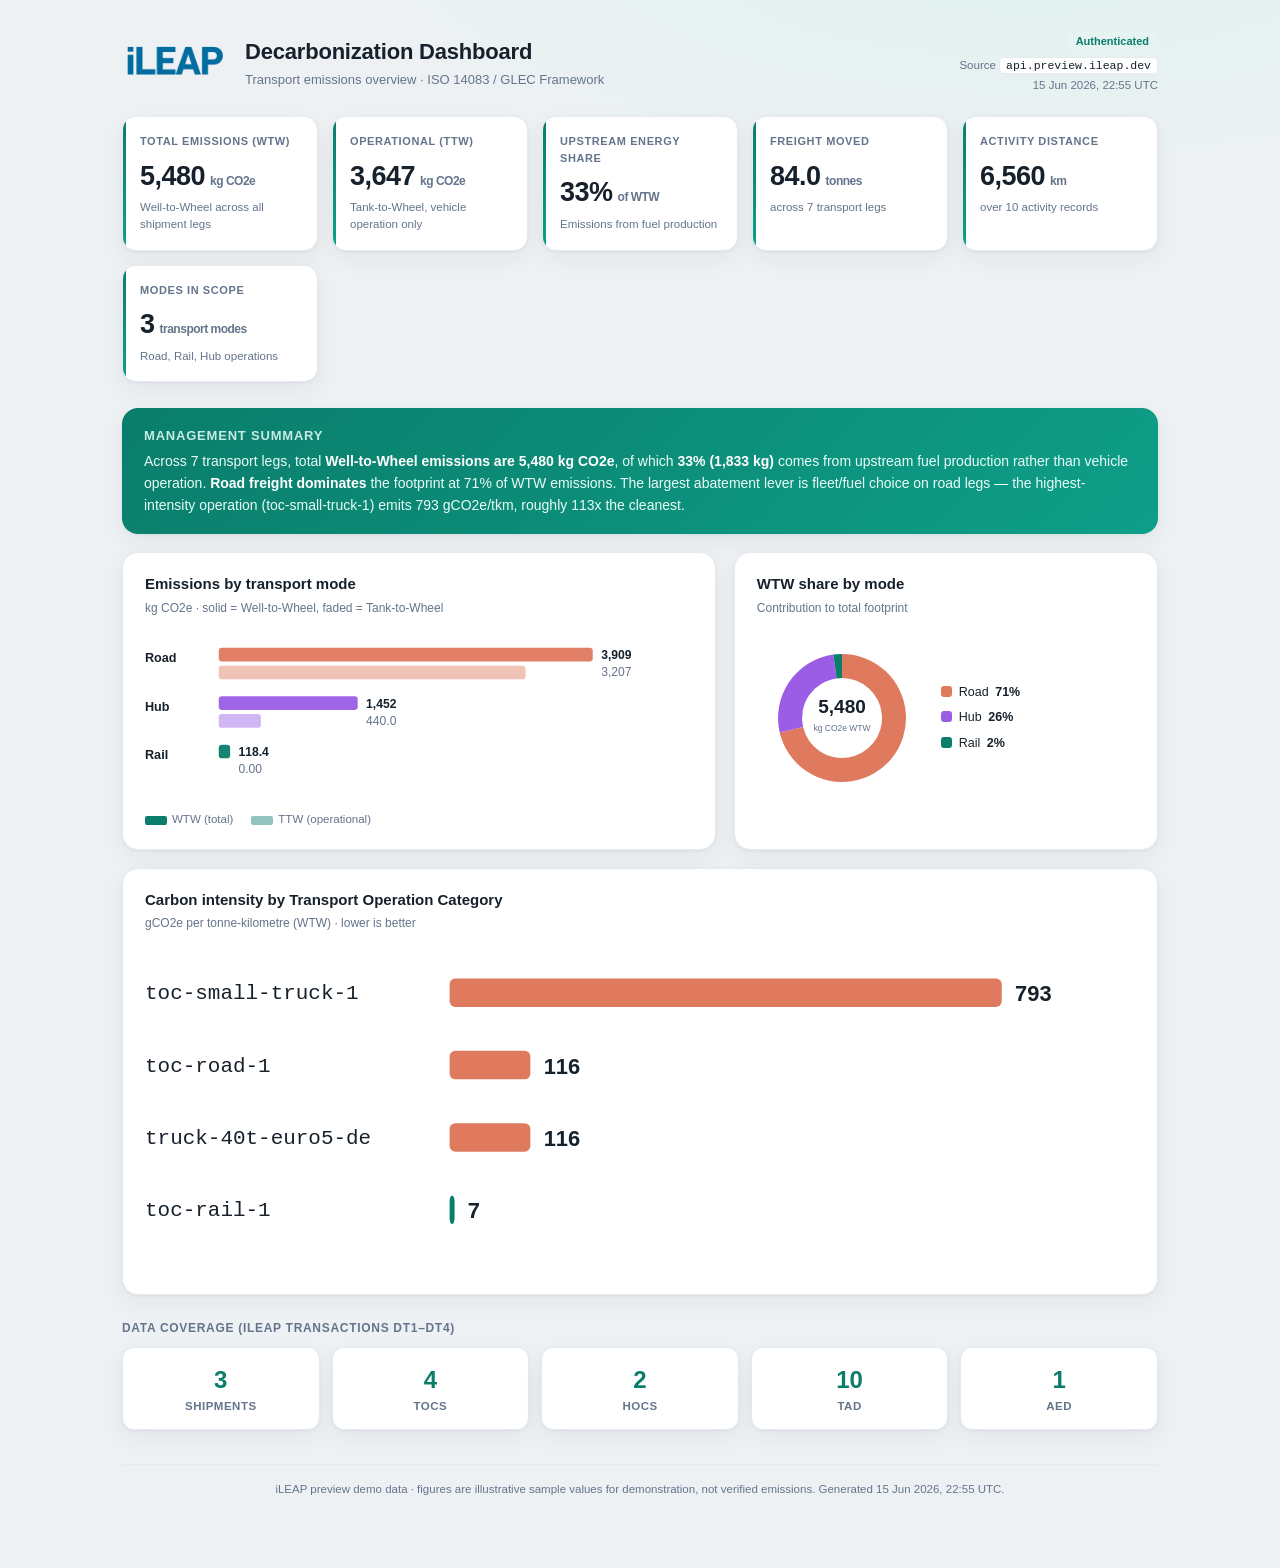
<file: site/static/demos/dashboard.html>
<!DOCTYPE html><html lang="en"><head><meta charset="utf-8">
<meta name="viewport" content="width=device-width, initial-scale=1">
<title>iLEAP Decarbonization Dashboard</title>
<style>
:root{--bg:#eef1f4;--panel:#fff;--ink:#16212b;--muted:#64748b;--line:#e6eaef;
--accent:#0a7d6b;--accent2:#0e9f88;--shadow:0 1px 3px rgba(16,33,45,.06),0 8px 24px rgba(16,33,45,.05);}
*{box-sizing:border-box;}
body{margin:0;background:
 radial-gradient(1200px 400px at 80% -50px,#dff1ed 0,transparent 60%),var(--bg);
 color:var(--ink);font-family:-apple-system,BlinkMacSystemFont,"Segoe UI",Roboto,Helvetica,Arial,sans-serif;
 font-size:14px;line-height:1.5;-webkit-font-smoothing:antialiased;}
.wrap{max-width:1080px;margin:0 auto;padding:30px 22px 70px;}
header.top{display:flex;align-items:center;gap:18px;flex-wrap:wrap;margin-bottom:8px;}
.logo{height:42px;} .logo-text{margin:0;color:var(--accent);font-size:28px;}
.title-block h1{margin:0;font-size:22px;letter-spacing:-.2px;}
.title-block p{margin:2px 0 0;color:var(--muted);font-size:13px;}
.head-meta{margin-left:auto;text-align:right;font-size:11.5px;color:var(--muted);}
.head-meta code{background:#fff;border:1px solid var(--line);padding:1px 6px;border-radius:5px;color:var(--ink);}
.auth{display:inline-block;font-weight:600;font-size:11px;padding:3px 9px;border-radius:20px;
 background:#e6f4f1;color:var(--accent);}
.kpis{display:grid;grid-template-columns:repeat(auto-fit,minmax(168px,1fr));gap:14px;margin:22px 0 26px;}
.kpi{background:var(--panel);border:1px solid var(--line);border-radius:14px;padding:16px 17px;box-shadow:var(--shadow);
 position:relative;overflow:hidden;}
.kpi::before{content:"";position:absolute;left:0;top:0;bottom:0;width:3px;
 background:linear-gradient(var(--accent),var(--accent2));}
.kpi-label{font-size:11px;font-weight:600;text-transform:uppercase;letter-spacing:.6px;color:var(--muted);}
.kpi-val{font-size:27px;font-weight:700;margin:6px 0 3px;letter-spacing:-.5px;}
.kpi-unit{font-size:12px;font-weight:600;color:var(--muted);margin-left:5px;}
.kpi-note{font-size:11.5px;color:var(--muted);}
.grid{display:grid;grid-template-columns:1.4fr 1fr;gap:18px;margin-bottom:18px;}
@media(max-width:760px){.grid{grid-template-columns:1fr;}}
.panel{background:var(--panel);border:1px solid var(--line);border-radius:16px;padding:20px 22px;box-shadow:var(--shadow);}
.panel h2{margin:0 0 3px;font-size:15px;}
.panel .cap{margin:0 0 16px;font-size:12px;color:var(--muted);}
.chart .lbl{font-size:12px;fill:var(--ink);font-weight:600;}
.chart .lbl.mono{font-family:ui-monospace,Menlo,Consolas,monospace;font-size:11px;font-weight:500;}
.chart .val{font-size:11.5px;fill:var(--ink);font-weight:700;}
.chart .val.sub{fill:var(--muted);font-weight:500;}
.keyline{display:flex;gap:18px;margin-top:6px;font-size:11.5px;color:var(--muted);}
.keyline .sw{display:inline-block;width:22px;height:9px;border-radius:2px;vertical-align:middle;margin-right:5px;background:var(--accent);}
.keyline .sw.faint{opacity:.45;}
.donut-wrap{display:flex;align-items:center;gap:14px;flex-wrap:wrap;}
.donut{width:170px;height:170px;flex:none;}
.dn-big{text-anchor:middle;font-size:19px;font-weight:700;fill:var(--ink);}
.dn-sm{text-anchor:middle;font-size:8.5px;fill:var(--muted);}
.legend{display:flex;flex-direction:column;gap:7px;}
.lg{font-size:12.5px;color:var(--ink);} .lg b{margin-left:3px;}
.sw{display:inline-block;width:11px;height:11px;border-radius:3px;margin-right:7px;vertical-align:-1px;}
.inv-row{display:grid;grid-template-columns:repeat(5,1fr);gap:12px;}
.inv{background:var(--panel);border:1px solid var(--line);border-radius:12px;padding:14px;text-align:center;box-shadow:var(--shadow);}
.inv-n{font-size:24px;font-weight:700;color:var(--accent);}
.inv-l{font-size:11.5px;color:var(--muted);font-weight:600;text-transform:uppercase;letter-spacing:.5px;}
.insight{background:linear-gradient(135deg,#0a7d6b,#0e9f88);color:#eafdf8;border-radius:16px;
 padding:18px 22px;margin-bottom:18px;box-shadow:var(--shadow);}
.insight h3{margin:0 0 6px;font-size:13px;text-transform:uppercase;letter-spacing:.8px;opacity:.85;}
.insight p{margin:0;font-size:14px;line-height:1.55;}
.insight b{color:#fff;}
footer{color:var(--muted);font-size:11.5px;text-align:center;margin-top:34px;padding-top:16px;border-top:1px solid var(--line);}
.section-h{font-size:12px;font-weight:700;text-transform:uppercase;letter-spacing:.7px;color:var(--muted);margin:24px 0 10px;}
</style></head><body><div class="wrap">

<header class="top">
  <img class="logo" src="[data-uri]" alt="iLEAP">
  <div class="title-block"><h1>Decarbonization Dashboard</h1>
  <p>Transport emissions overview &middot; ISO 14083 / GLEC Framework</p></div>
  <div class="head-meta">
    <div><span class="auth">Authenticated</span></div>
    <div style="margin-top:4px">Source <code>api.preview.ileap.dev</code></div>
    <div style="margin-top:3px">15 Jun 2026, 22:55 UTC</div>
  </div>
</header>

<div class="kpis">
  <div class="kpi">
    <div class="kpi-label">Total emissions (WTW)</div>
    <div class="kpi-val">5,480<span class="kpi-unit">kg CO2e</span></div>
    <div class="kpi-note">Well-to-Wheel across all shipment legs</div>
  </div>
  <div class="kpi">
    <div class="kpi-label">Operational (TTW)</div>
    <div class="kpi-val">3,647<span class="kpi-unit">kg CO2e</span></div>
    <div class="kpi-note">Tank-to-Wheel, vehicle operation only</div>
  </div>
  <div class="kpi">
    <div class="kpi-label">Upstream energy share</div>
    <div class="kpi-val">33%<span class="kpi-unit">of WTW</span></div>
    <div class="kpi-note">Emissions from fuel production</div>
  </div>
  <div class="kpi">
    <div class="kpi-label">Freight moved</div>
    <div class="kpi-val">84.0<span class="kpi-unit">tonnes</span></div>
    <div class="kpi-note">across 7 transport legs</div>
  </div>
  <div class="kpi">
    <div class="kpi-label">Activity distance</div>
    <div class="kpi-val">6,560<span class="kpi-unit">km</span></div>
    <div class="kpi-note">over 10 activity records</div>
  </div>
  <div class="kpi">
    <div class="kpi-label">Modes in scope</div>
    <div class="kpi-val">3<span class="kpi-unit">transport modes</span></div>
    <div class="kpi-note">Road, Rail, Hub operations</div>
  </div></div>

<div class="insight">
  <h3>Management summary</h3>
  <p>Across 7 transport legs, total <b>Well-to-Wheel emissions are 5,480 kg CO2e</b>, of which
  <b>33% (1,833 kg)</b> comes from upstream fuel production rather than vehicle
  operation. <b>Road freight dominates</b> the footprint at 71% of WTW emissions.
  The largest abatement lever is fleet/fuel choice on road legs &mdash; the highest-intensity operation
  (toc-small-truck-1) emits 793 gCO2e/tkm, roughly 113x the cleanest.</p>
</div>

<div class="grid">
  <div class="panel">
    <h2>Emissions by transport mode</h2>
    <p class="cap">kg CO2e &middot; solid = Well-to-Wheel, faded = Tank-to-Wheel</p>
    <svg viewBox="0 0 520 158" class="chart">
        <text x="0" y="28" class="lbl">Road</text>
        <rect x="70" y="14" width="355.0" height="13" rx="3" fill="#e07a5f" opacity="0.95"/>
        <rect x="70" y="31" width="291.2" height="13" rx="3" fill="#e07a5f" opacity="0.45"/>
        <text x="433.0" y="25" class="val">3,909</text>
        <text x="433.0" y="41" class="val sub">3,207</text>
        <text x="0" y="74" class="lbl">Hub</text>
        <rect x="70" y="60" width="131.9" height="13" rx="3" fill="#9b5de5" opacity="0.95"/>
        <rect x="70" y="77" width="40.0" height="13" rx="3" fill="#9b5de5" opacity="0.45"/>
        <text x="209.86155381033998" y="71" class="val">1,452</text>
        <text x="209.86155381033998" y="87" class="val sub">440.0</text>
        <text x="0" y="120" class="lbl">Rail</text>
        <rect x="70" y="106" width="10.8" height="13" rx="3" fill="#0a7d6b" opacity="0.95"/>
        <rect x="70" y="123" width="0.0" height="13" rx="3" fill="#0a7d6b" opacity="0.45"/>
        <text x="88.75597963725666" y="117" class="val">118.4</text>
        <text x="88.75597963725666" y="133" class="val sub">0.00</text></svg>
    <div class="keyline"><span><span class="sw"></span>WTW (total)</span><span><span class="sw faint"></span>TTW (operational)</span></div>
  </div>
  <div class="panel">
    <h2>WTW share by mode</h2>
    <p class="cap">Contribution to total footprint</p>
    <div class="donut-wrap"><svg viewBox="0 0 170 170" class="donut"><path d="M85.0,21.0 A64,64 0 1 1 22.7,99.6 L46.1,94.1 A40,40 0 1 0 85.0,45.0 Z" fill="#e07a5f"/><path d="M22.7,99.6 A64,64 0 0 1 76.3,21.6 L79.6,45.4 A40,40 0 0 0 46.1,94.1 Z" fill="#9b5de5"/><path d="M76.3,21.6 A64,64 0 0 1 85.0,21.0 L85.0,45.0 A40,40 0 0 0 79.6,45.4 Z" fill="#0a7d6b"/><text x="85" y="80" class="dn-big">5,480</text><text x="85" y="98" class="dn-sm">kg CO2e WTW</text></svg><div class="legend"><div class="lg"><span class="sw" style="background:#e07a5f"></span>Road <b>71%</b></div><div class="lg"><span class="sw" style="background:#9b5de5"></span>Hub <b>26%</b></div><div class="lg"><span class="sw" style="background:#0a7d6b"></span>Rail <b>2%</b></div></div></div>
  </div>
</div>

<div class="panel">
  <h2>Carbon intensity by Transport Operation Category</h2>
  <p class="cap">gCO2e per tonne-kilometre (WTW) &middot; lower is better</p>
  <svg viewBox="0 0 520 168" class="chart">
        <text x="0" y="27" class="lbl mono">toc-small-truck-1</text>
        <rect x="160" y="16" width="290.0" height="15" rx="3" fill="#e07a5f"/>
        <text x="457.0" y="28" class="val">793</text>
        <text x="0" y="65" class="lbl mono">toc-road-1</text>
        <rect x="160" y="54" width="42.4" height="15" rx="3" fill="#e07a5f"/>
        <text x="209.42118537200503" y="66" class="val">116</text>
        <text x="0" y="103" class="lbl mono">truck-40t-euro5-de</text>
        <rect x="160" y="92" width="42.4" height="15" rx="3" fill="#e07a5f"/>
        <text x="209.42118537200503" y="104" class="val">116</text>
        <text x="0" y="141" class="lbl mono">toc-rail-1</text>
        <rect x="160" y="130" width="2.6" height="15" rx="3" fill="#0a7d6b"/>
        <text x="169.55989911727616" y="142" class="val">7</text></svg>
</div>

<div class="section-h">Data coverage (iLEAP transactions DT1&ndash;DT4)</div>
<div class="inv-row"><div class="inv"><div class="inv-n">3</div><div class="inv-l">Shipments</div></div><div class="inv"><div class="inv-n">4</div><div class="inv-l">TOCs</div></div><div class="inv"><div class="inv-n">2</div><div class="inv-l">HOCs</div></div><div class="inv"><div class="inv-n">10</div><div class="inv-l">TAD</div></div><div class="inv"><div class="inv-n">1</div><div class="inv-l">AED</div></div></div>

<footer>iLEAP preview demo data &middot; figures are illustrative sample values for demonstration, not verified emissions.
Generated 15 Jun 2026, 22:55 UTC.</footer>

</div></body></html>
</file>
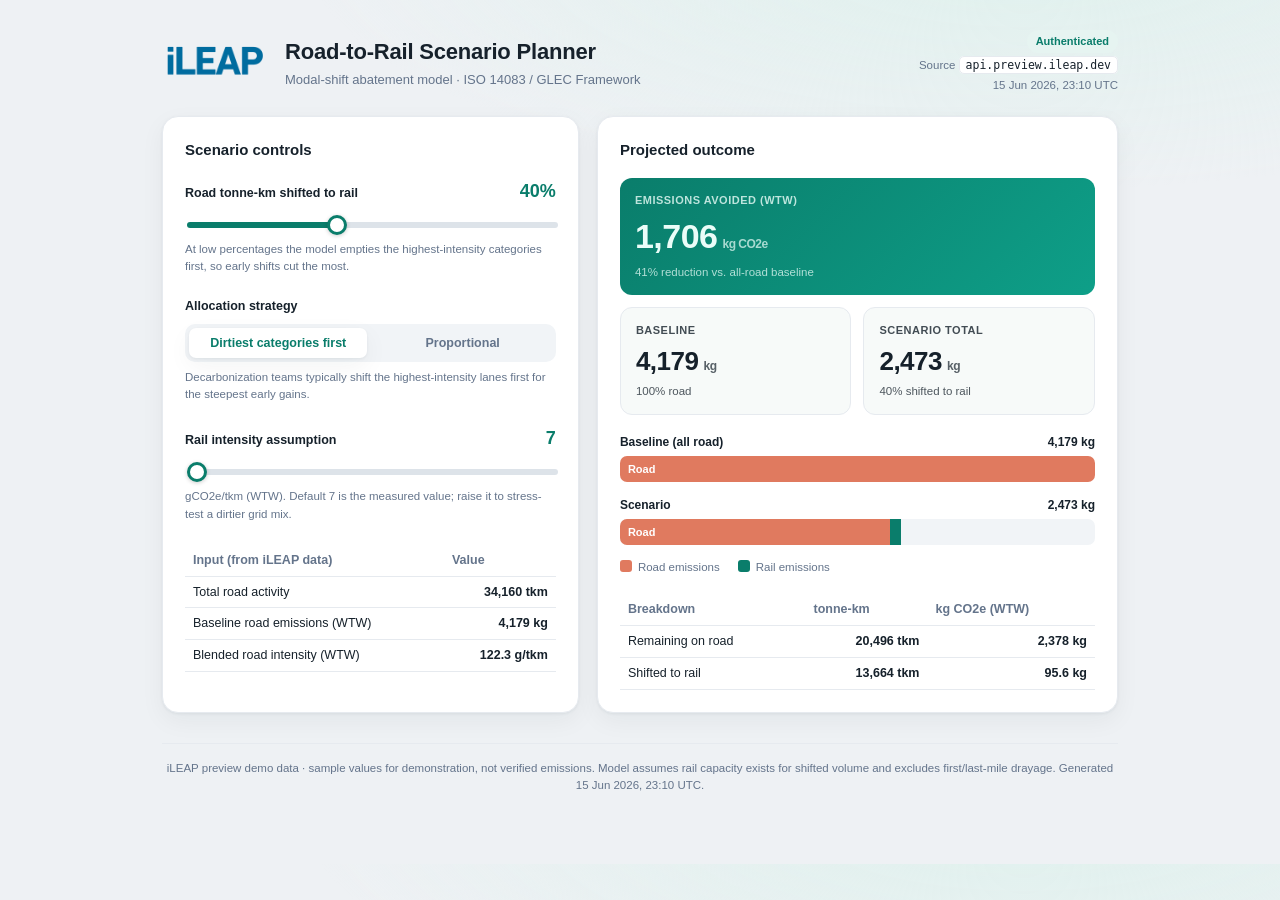
<file: site/static/demos/scenario-planner.html>
<!DOCTYPE html><html lang="en"><head><meta charset="utf-8">
<meta name="viewport" content="width=device-width, initial-scale=1">
<title>iLEAP Road-to-Rail Scenario Planner</title>
<style>
:root{--bg:#eef1f4;--panel:#fff;--ink:#16212b;--muted:#64748b;--line:#e6eaef;
--accent:#0a7d6b;--accent2:#0e9f88;--road:#e07a5f;--rail:#0a7d6b;
--shadow:0 1px 3px rgba(16,33,45,.06),0 8px 24px rgba(16,33,45,.05);}
*{box-sizing:border-box;}
body{margin:0;background:radial-gradient(1200px 400px at 80% -50px,#dff1ed 0,transparent 60%),var(--bg);
color:var(--ink);font-family:-apple-system,BlinkMacSystemFont,"Segoe UI",Roboto,Helvetica,Arial,sans-serif;
font-size:14px;line-height:1.5;-webkit-font-smoothing:antialiased;}
.wrap{max-width:1000px;margin:0 auto;padding:30px 22px 70px;}
header.top{display:flex;align-items:center;gap:18px;flex-wrap:wrap;margin-bottom:22px;}
.logo{height:42px;} .logo-text{margin:0;color:var(--accent);font-size:28px;}
.title-block h1{margin:0;font-size:22px;letter-spacing:-.2px;}
.title-block p{margin:2px 0 0;color:var(--muted);font-size:13px;}
.head-meta{margin-left:auto;text-align:right;font-size:11.5px;color:var(--muted);}
.head-meta code{background:#fff;border:1px solid var(--line);padding:1px 6px;border-radius:5px;color:var(--ink);}
.auth{display:inline-block;font-weight:600;font-size:11px;padding:3px 9px;border-radius:20px;background:#e6f4f1;color:var(--accent);}
.grid{display:grid;grid-template-columns:1fr 1.25fr;gap:18px;}
@media(max-width:780px){.grid{grid-template-columns:1fr;}}
.panel{background:var(--panel);border:1px solid var(--line);border-radius:16px;padding:22px;box-shadow:var(--shadow);}
.panel h2{margin:0 0 16px;font-size:15px;}
.ctl{margin-bottom:22px;}
.ctl-label{display:flex;justify-content:space-between;align-items:baseline;font-size:12.5px;font-weight:600;margin-bottom:8px;}
.ctl-label .v{font-size:18px;font-weight:700;color:var(--accent);}
input[type=range]{width:100%;-webkit-appearance:none;height:6px;border-radius:5px;
background:linear-gradient(90deg,var(--accent) var(--p,40%),#dde3e9 var(--p,40%));outline:none;}
input[type=range]::-webkit-slider-thumb{-webkit-appearance:none;width:20px;height:20px;border-radius:50%;
background:#fff;border:3px solid var(--accent);cursor:pointer;box-shadow:0 1px 4px rgba(0,0,0,.2);}
input[type=range]::-moz-range-thumb{width:20px;height:20px;border-radius:50%;background:#fff;border:3px solid var(--accent);cursor:pointer;}
.seg{display:flex;gap:6px;background:#f1f4f7;border-radius:10px;padding:4px;}
.seg button{flex:1;border:0;background:transparent;padding:8px 6px;border-radius:7px;font-size:12.5px;
font-weight:600;color:var(--muted);cursor:pointer;font-family:inherit;}
.seg button.on{background:#fff;color:var(--accent);box-shadow:var(--shadow);}
.hint{font-size:11.5px;color:var(--muted);margin-top:7px;}
.kpibar{display:grid;grid-template-columns:1fr 1fr;gap:12px;margin-bottom:18px;}
.kpi{background:#f7faf9;border:1px solid var(--line);border-radius:12px;padding:14px 15px;position:relative;overflow:hidden;}
.kpi.big{grid-column:1/-1;background:linear-gradient(135deg,#0a7d6b,#0e9f88);color:#eafdf8;border:0;}
.kpi .l{font-size:11px;font-weight:600;text-transform:uppercase;letter-spacing:.5px;opacity:.8;}
.kpi .n{font-size:26px;font-weight:700;letter-spacing:-.5px;margin-top:3px;}
.kpi.big .n{font-size:34px;}
.kpi .u{font-size:12px;font-weight:600;opacity:.7;margin-left:5px;}
.kpi .sub{font-size:11.5px;opacity:.75;margin-top:2px;}
.bars{margin-top:6px;}
.barrow{margin-bottom:14px;}
.barrow .top{display:flex;justify-content:space-between;font-size:12px;font-weight:600;margin-bottom:5px;}
.track{height:26px;background:#f1f4f7;border-radius:7px;overflow:hidden;display:flex;}
.seg-road{background:var(--road);transition:width .35s ease;}
.seg-rail{background:var(--rail);transition:width .35s ease;}
.track .lab{color:#fff;font-size:11px;font-weight:700;line-height:26px;padding:0 8px;white-space:nowrap;overflow:hidden;}
.keyline{display:flex;gap:18px;font-size:11.5px;color:var(--muted);margin-top:4px;}
.keyline .sw{display:inline-block;width:12px;height:12px;border-radius:3px;vertical-align:-1px;margin-right:6px;}
table.assump{width:100%;border-collapse:collapse;margin-top:4px;font-size:12.5px;}
table.assump th,table.assump td{text-align:left;padding:6px 8px;border-bottom:1px solid var(--line);}
table.assump th{color:var(--muted);font-weight:600;}
table.assump td.r{text-align:right;font-variant-numeric:tabular-nums;font-weight:600;}
footer{color:var(--muted);font-size:11.5px;text-align:center;margin-top:30px;padding-top:16px;border-top:1px solid var(--line);}
</style></head><body><div class="wrap">

<header class="top">
  <img class="logo" src="[data-uri]" alt="iLEAP">
  <div class="title-block"><h1>Road-to-Rail Scenario Planner</h1>
  <p>Modal-shift abatement model &middot; ISO 14083 / GLEC Framework</p></div>
  <div class="head-meta">
    <div><span class="auth">Authenticated</span></div>
    <div style="margin-top:4px">Source <code>api.preview.ileap.dev</code></div>
    <div style="margin-top:3px">15 Jun 2026, 23:10 UTC</div>
  </div>
</header>

<div class="grid">
  <div class="panel">
    <h2>Scenario controls</h2>
    <div class="ctl">
      <div class="ctl-label"><span>Road tonne-km shifted to rail</span><span class="v" id="shiftV">40%</span></div>
      <input type="range" id="shift" min="0" max="100" value="40">
      <div class="hint" id="shiftHint"></div>
    </div>
    <div class="ctl">
      <div class="ctl-label"><span>Allocation strategy</span></div>
      <div class="seg" id="strat">
        <button data-s="dirtiest" class="on">Dirtiest categories first</button>
        <button data-s="proportional">Proportional</button>
      </div>
      <div class="hint">Decarbonization teams typically shift the highest-intensity lanes first for the steepest early gains.</div>
    </div>
    <div class="ctl">
      <div class="ctl-label"><span>Rail intensity assumption</span><span class="v" id="railV">7</span></div>
      <input type="range" id="rail" min="7" max="60" value="7">
      <div class="hint">gCO2e/tkm (WTW). Default 7 is the measured value; raise it to stress-test a dirtier grid mix.</div>
    </div>
    <table class="assump">
      <tr><th>Input (from iLEAP data)</th><th class="r">Value</th></tr>
      <tr><td>Total road activity</td><td class="r" id="aTkm"></td></tr>
      <tr><td>Baseline road emissions (WTW)</td><td class="r" id="aBase"></td></tr>
      <tr><td>Blended road intensity (WTW)</td><td class="r" id="aInt"></td></tr>
    </table>
  </div>

  <div class="panel">
    <h2>Projected outcome</h2>
    <div class="kpibar">
      <div class="kpi big">
        <div class="l">Emissions avoided (WTW)</div>
        <div class="n"><span id="saveN">0</span><span class="u">kg CO2e</span></div>
        <div class="sub"><span id="savePct">0%</span> reduction vs. all-road baseline</div>
      </div>
      <div class="kpi"><div class="l">Baseline</div><div class="n" id="baseN">0<span class="u">kg</span></div><div class="sub">100% road</div></div>
      <div class="kpi"><div class="l">Scenario total</div><div class="n" id="newN">0<span class="u">kg</span></div><div class="sub" id="newSub">after shift</div></div>
    </div>
    <div class="bars">
      <div class="barrow">
        <div class="top"><span>Baseline (all road)</span><span id="bBaseLab"></span></div>
        <div class="track"><div class="seg-road" id="bBase" style="width:100%"><span class="lab">Road</span></div></div>
      </div>
      <div class="barrow">
        <div class="top"><span>Scenario</span><span id="bNewLab"></span></div>
        <div class="track"><div class="seg-road" id="bNewRoad"><span class="lab" id="bNewRoadLab"></span></div><div class="seg-rail" id="bNewRail"><span class="lab" id="bNewRailLab"></span></div></div>
      </div>
      <div class="keyline">
        <span><span class="sw" style="background:var(--road)"></span>Road emissions</span>
        <span><span class="sw" style="background:var(--rail)"></span>Rail emissions</span>
      </div>
    </div>
    <table class="assump" style="margin-top:18px">
      <tr><th>Breakdown</th><th class="r">tonne-km</th><th class="r">kg CO2e (WTW)</th></tr>
      <tr><td>Remaining on road</td><td class="r" id="rRoadTkm"></td><td class="r" id="rRoadE"></td></tr>
      <tr><td>Shifted to rail</td><td class="r" id="rRailTkm"></td><td class="r" id="rRailE"></td></tr>
    </table>
  </div>
</div>

<footer>iLEAP preview demo data &middot; sample values for demonstration, not verified emissions.
Model assumes rail capacity exists for shifted volume and excludes first/last-mile drayage. Generated 15 Jun 2026, 23:10 UTC.</footer>

<script>
const DATA = {"road": [{"id": "truck-40t-euro5-de", "tkm": 16920.0, "wtw": 116.0, "ttw": 89.0}, {"id": "toc-road-1", "tkm": 16920.0, "wtw": 116.0, "ttw": 89.0}, {"id": "toc-small-truck-1", "tkm": 320.0, "wtw": 793.0, "ttw": 609.0}], "rail": {"id": "toc-rail-1", "wtw": 7.0, "ttw": 0.0}};
const roadTkm = DATA.road.reduce((a,r)=>a+r.tkm,0);
const baseWTW = DATA.road.reduce((a,r)=>a+r.tkm*r.wtw/1000,0);
const blended = baseWTW*1000/roadTkm;
let strategy="dirtiest";
const $=id=>document.getElementById(id);
const fmt=(n)=>n>=1000?n.toLocaleString(undefined,{maximumFractionDigits:0}):n.toLocaleString(undefined,{maximumFractionDigits:1});
$('aTkm').textContent=fmt(roadTkm)+" tkm";
$('aBase').textContent=fmt(baseWTW)+" kg";
$('aInt').textContent=blended.toFixed(1)+" g/tkm";
function allocate(shiftTkm){
  if(strategy==="proportional"){
    const frac=shiftTkm/roadTkm;
    return {roadTkmLeft:roadTkm-shiftTkm, railTkm:shiftTkm, roadE:baseWTW*(1-frac)};
  }
  const sorted=[...DATA.road].sort((a,b)=>b.wtw-a.wtw);
  let remain=shiftTkm, roadE=0, railTkm=0;
  for(const t of sorted){
    const take=Math.min(remain,t.tkm);
    railTkm+=take; remain-=take;
    roadE+=(t.tkm-take)*t.wtw/1000;
  }
  return {roadTkmLeft:roadTkm-shiftTkm, railTkm, roadE};
}
function render(){
  const pct=+$('shift').value, railInt=+$('rail').value;
  $('shiftV').textContent=pct+"%"; $('railV').textContent=railInt;
  $('shift').style.setProperty('--p',pct+'%');
  $('rail').style.setProperty('--p',((railInt-7)/(60-7)*100)+'%');
  const shiftTkm=roadTkm*pct/100;
  const a=allocate(shiftTkm);
  const railE=a.railTkm*railInt/1000;
  const newTotal=a.roadE+railE;
  const saved=baseWTW-newTotal;
  const savedPct=baseWTW? saved/baseWTW*100:0;
  $('saveN').textContent=fmt(saved);
  $('savePct').textContent=savedPct.toFixed(0)+"%";
  $('baseN').innerHTML=fmt(baseWTW)+'<span class="u">kg</span>';
  $('newN').innerHTML=fmt(newTotal)+'<span class="u">kg</span>';
  $('newSub').textContent=pct+"% shifted to rail";
  const scale=v=>baseWTW?(v/baseWTW*100):0;
  $('bBaseLab').textContent=fmt(baseWTW)+" kg";
  $('bNewLab').textContent=fmt(newTotal)+" kg";
  const rw=scale(a.roadE), rl=scale(railE);
  $('bNewRoad').style.width=rw+"%"; $('bNewRail').style.width=rl+"%";
  $('bNewRoadLab').textContent=rw>14?"Road":"";
  $('bNewRailLab').textContent=rl>14?"Rail":"";
  $('rRoadTkm').textContent=fmt(a.roadTkmLeft)+" tkm";
  $('rRoadE').textContent=fmt(a.roadE)+" kg";
  $('rRailTkm').textContent=fmt(a.railTkm)+" tkm";
  $('rRailE').textContent=fmt(railE)+" kg";
  $('shiftHint').textContent = strategy==="dirtiest"
    ? "At low percentages the model empties the highest-intensity categories first, so early shifts cut the most."
    : "Shift is spread evenly across all road categories.";
}
$('shift').addEventListener('input',render);
$('rail').addEventListener('input',render);
document.querySelectorAll('#strat button').forEach(b=>b.addEventListener('click',()=>{
  document.querySelectorAll('#strat button').forEach(x=>x.classList.remove('on'));
  b.classList.add('on'); strategy=b.dataset.s; render();
}));
render();
</script>
</div></body></html>
</file>
